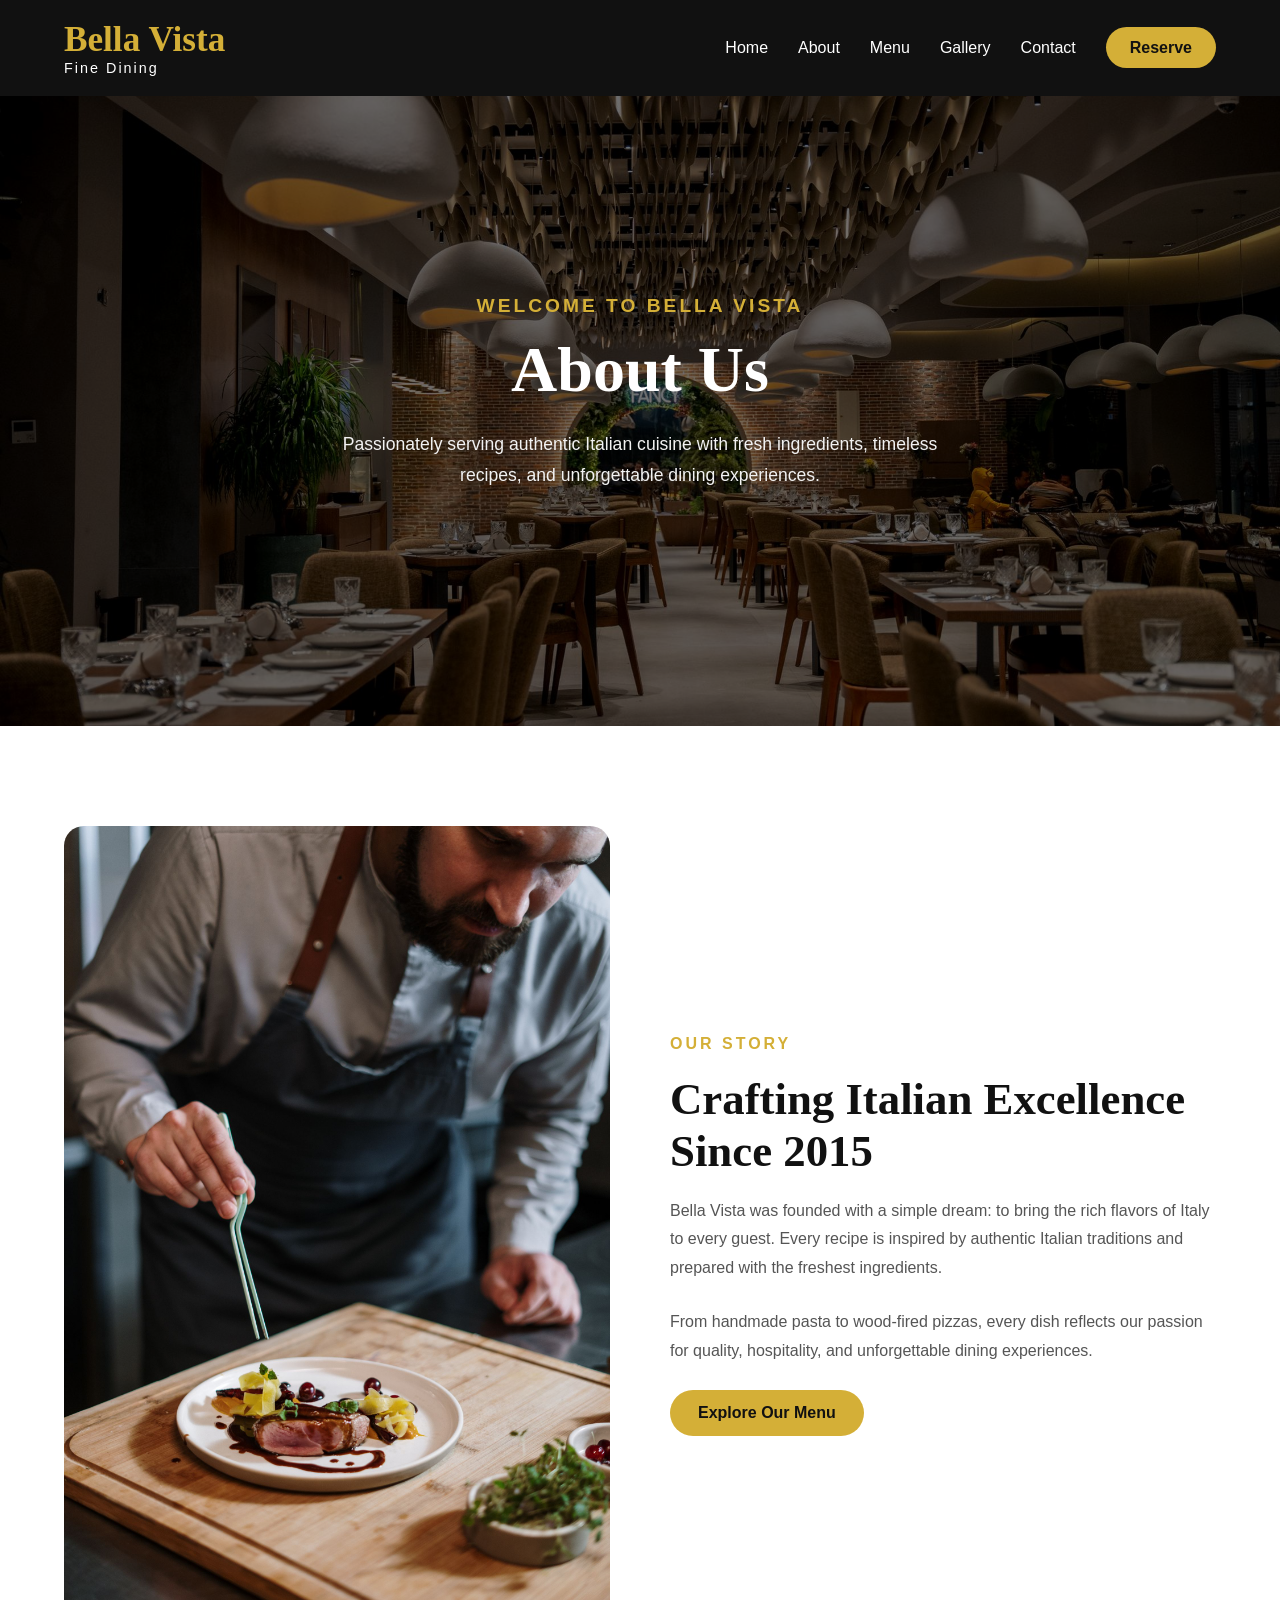
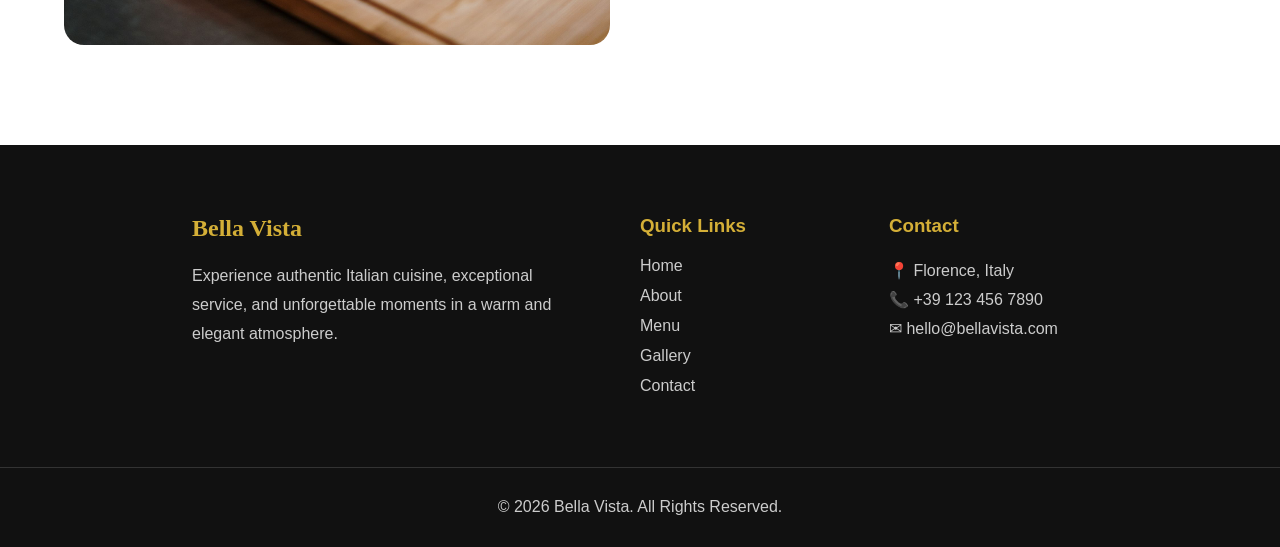
<file: about.html>
<!DOCTYPE html>
<html>
<head>
    <title>Our Menu</title>
   <link rel="stylesheet" href="css/style.css">
 </head>

<body>

<header>

    <div class="container">

        <!-- ===== Logo Start ===== -->
        <div class="logo">
            <h1>Bella Vista</h1>
            <p>Fine Dining</p>
        </div>
        <!-- ===== Logo End ===== -->

        <!-- ===== Navigation Start ===== -->
      <nav>
<ul class="nav-links" id="nav-links">
    <li><a href="index.html">Home</a></li>
    <li><a href="about.html">About</a></li>
    <li><a href="menu.html">Menu</a></li>
    <li><a href="gallery.html">Gallery</a></li>
    <li><a href="contact.html">Contact</a></li>
    <li><a href="index.html#reservation" class="btn-reserve">Reserve</a></li>
</ul>
   
</nav>         
<!-- ===== Navigation End ===== -->

    </div>

</header>
<!-- ==========================================
     ABOUT HERO
========================================== -->

<section class="hero about-hero">

    <div class="hero-content">

        <h3>Welcome to Bella Vista</h3>

        <h1>About Us</h1>

        <p>
            Passionately serving authentic Italian cuisine with fresh ingredients,
            timeless recipes, and unforgettable dining experiences.
        </p>

    </div>

</section>
<!-- ==========================================
     OUR STORY
========================================== -->

<section class="chef-section">

    <div class="container chef-container">

        <div class="chef-image">
            <img src="images/chef.jpg" alt="Chef Preparing Food">
        </div>

        <div class="chef-content">

            <span class="section-subtitle">Our Story</span>

            <h2>Crafting Italian Excellence Since 2015</h2>

            <p>
                Bella Vista was founded with a simple dream: to bring the rich
                flavors of Italy to every guest. Every recipe is inspired by
                authentic Italian traditions and prepared with the freshest
                ingredients.
            </p>

            <p>
                From handmade pasta to wood-fired pizzas, every dish reflects
                our passion for quality, hospitality, and unforgettable dining
                experiences.
            </p>

            <a href="menu.html" class="btn">Explore Our Menu</a>

        </div>

    </div>

</section>
<footer class="footer">

    <div class="container footer-container">

        <div class="footer-about">

            <h2>Bella Vista</h2>

            <p>
                Experience authentic Italian cuisine, exceptional service,
                and unforgettable moments in a warm and elegant atmosphere.
            </p>

        </div>

        <div class="footer-links">

            <h3>Quick Links</h3>
<ul>
    <li><a href="index.html">Home</a></li>
    <li><a href="about.html">About</a></li>
    <li><a href="menu.html">Menu</a></li>
    <li><a href="gallery.html">Gallery</a></li>
    <li><a href="contact.html">Contact</a></li>
</ul>
            
        </div>

        <div class="footer-contact">

            <h3>Contact</h3>

            <p>📍 Florence, Italy</p>
            <p>📞 +39 123 456 7890</p>
            <p>✉ hello@bellavista.com</p>

        </div>

    </div>

    <div class="footer-bottom">
        <p>© 2026 Bella Vista. All Rights Reserved.</p>
    </div>

</footer>



</body>
</html>
</file>
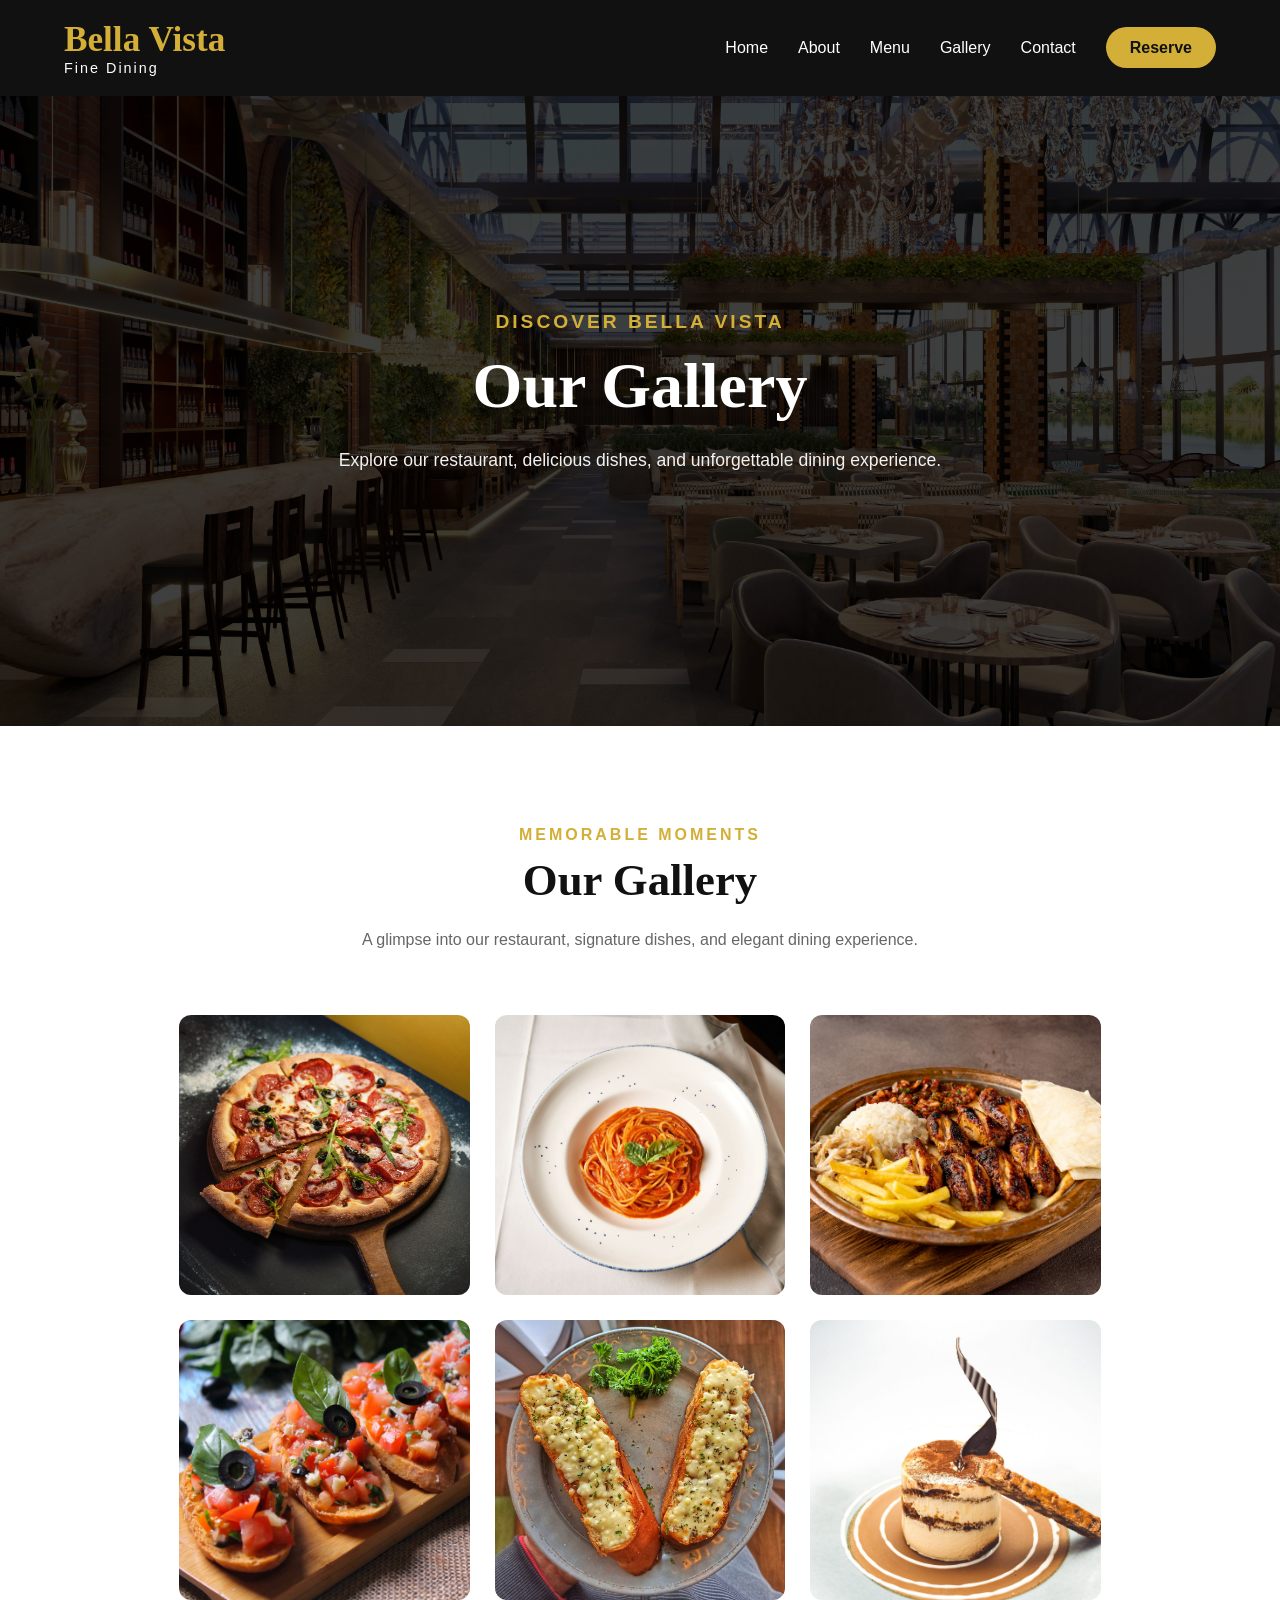
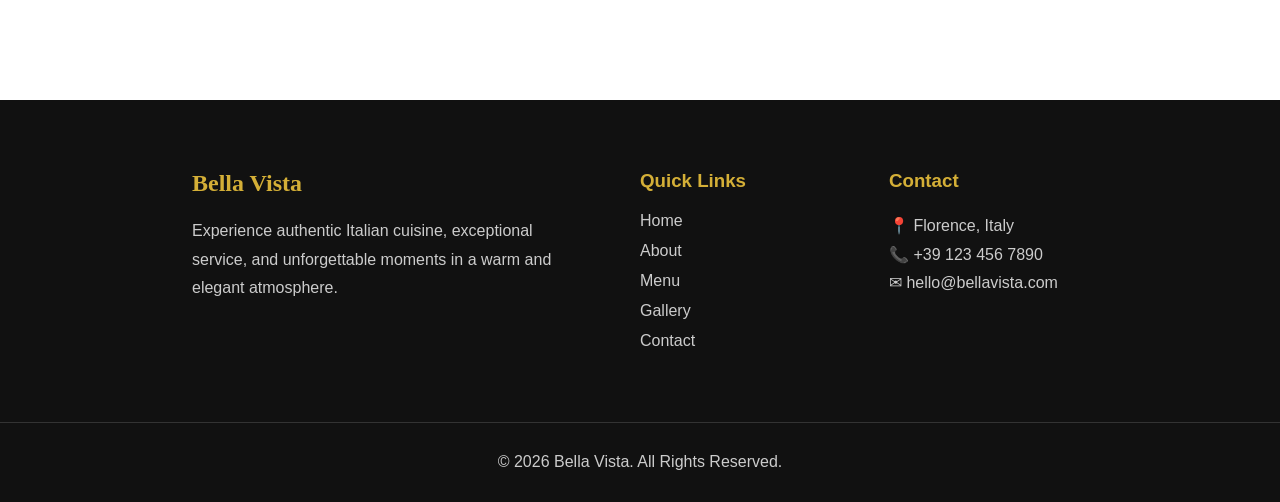
<file: gallery.html>
<!DOCTYPE html>
<html>
<head>
    <title>Our Menu</title>
   <link rel="stylesheet" href="css/style.css">
 </head>

<body>

<header>

    <div class="container">

        <!-- ===== Logo Start ===== -->
        <div class="logo">
            <h1>Bella Vista</h1>
            <p>Fine Dining</p>
        </div>
        <!-- ===== Logo End ===== -->

        <!-- ===== Navigation Start ===== -->
      <nav>
<ul class="nav-links" id="nav-links">
    <li><a href="index.html">Home</a></li>
    <li><a href="about.html">About</a></li>
    <li><a href="menu.html">Menu</a></li>
    <li><a href="gallery.html">Gallery</a></li>
    <li><a href="contact.html">Contact</a></li>
    <li><a href="index.html#reservation" class="btn-reserve">Reserve</a></li>
</ul>
   
</nav>         
<!-- ===== Navigation End ===== -->

    </div>

</header>
<!-- ==========================================
     GALLERY HERO
========================================== -->

 <section class="hero gallery-hero">
   <div class="hero-content">

        <h3>Discover Bella Vista</h3>

        <h1>Our Gallery</h1>

        <p>
            Explore our restaurant, delicious dishes, and unforgettable dining experience.
        </p>

    </div>

</section>
<!-- ==========================================
     GALLERY SECTION
========================================== -->

<section class="gallery-section">

    <div class="container">

        <div class="section-title">
            <h5>Memorable Moments</h5>
            <h2>Our Gallery</h2>
            <p>
                A glimpse into our restaurant, signature dishes, and elegant dining experience.
            </p>
        </div>

        <div class="gallery-grid">

            <div class="gallery-item">
                <img src="images/pizza.jpg" alt="Pizza">
            </div>

            <div class="gallery-item">
                <img src="images/pasta.jpg" alt="Pasta">
            </div>

            <div class="gallery-item">
                <img src="images/grilled-chicken.jpg" alt="Grilled Chicken">
            </div>

            <div class="gallery-item">
                <img src="images/bruschetta.jpg" alt="Bruschetta">
            </div>

            <div class="gallery-item">
                <img src="images/garlic-bread.jpg" alt="Garlic Bread">
            </div>

            <div class="gallery-item">
                <img src="images/tiramisu.jpg" alt="Tiramisu">
            </div>

        </div>

    </div>

</section>
<footer class="footer">

    <div class="container footer-container">

        <div class="footer-about">

            <h2>Bella Vista</h2>

            <p>
                Experience authentic Italian cuisine, exceptional service,
                and unforgettable moments in a warm and elegant atmosphere.
            </p>

        </div>

        <div class="footer-links">

            <h3>Quick Links</h3>
<ul>
    <li><a href="index.html">Home</a></li>
    <li><a href="about.html">About</a></li>
    <li><a href="menu.html">Menu</a></li>
    <li><a href="gallery.html">Gallery</a></li>
    <li><a href="contact.html">Contact</a></li>
</ul>
            
        </div>

        <div class="footer-contact">

            <h3>Contact</h3>

            <p>📍 Florence, Italy</p>
            <p>📞 +39 123 456 7890</p>
            <p>✉ hello@bellavista.com</p>

        </div>

    </div>

    <div class="footer-bottom">
        <p>© 2026 Bella Vista. All Rights Reserved.</p>
    </div>

</footer>



</body>
</html>
</file>
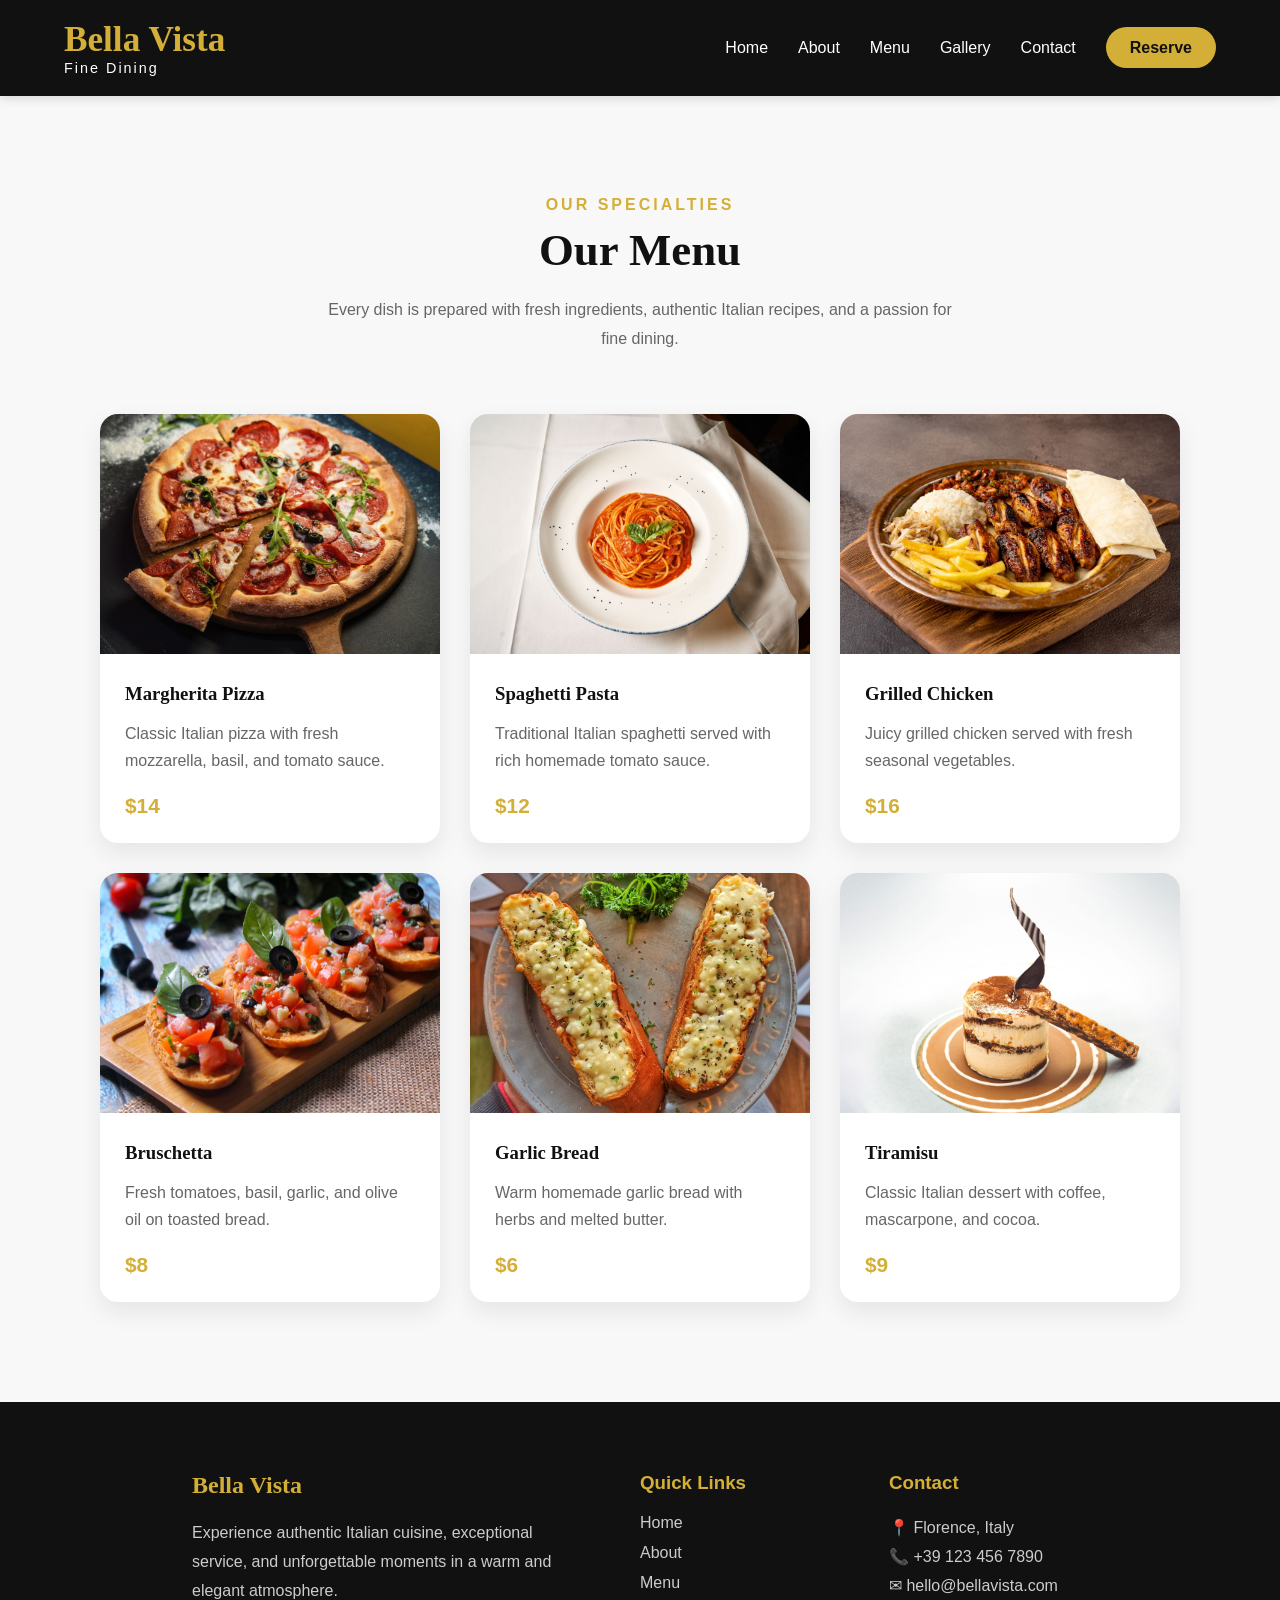
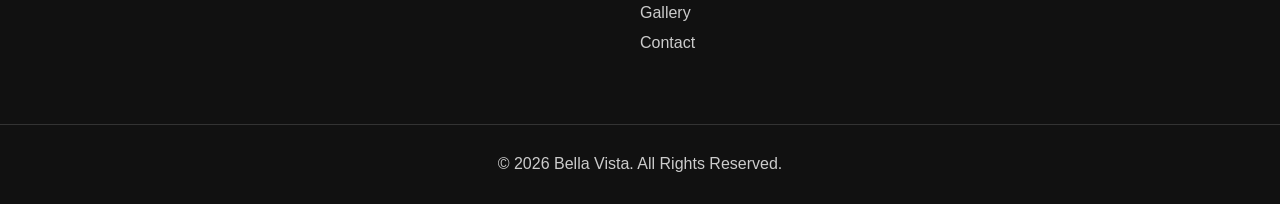
<file: menu.html>
<!DOCTYPE html>
<html>
<head>
    <title>Our Menu</title>
   <link rel="stylesheet" href="css/style.css">
 </head>

<body>

<header>

    <div class="container">

        <!-- ===== Logo Start ===== -->
        <div class="logo">
            <h1>Bella Vista</h1>
            <p>Fine Dining</p>
        </div>
        <!-- ===== Logo End ===== -->

        <!-- ===== Navigation Start ===== -->
     <nav>

    <ul class="nav-links" id="nav-links">
        <li><a href="index.html">Home</a></li>
        <li><a href="about.html">About</a></li>
        <li><a href="menu.html">Menu</a></li>
        <li><a href="gallery.html">Gallery</a></li>
        <li><a href="contact.html">Contact</a></li>
        <li><a href="index.html#reservation" class="btn-reserve">Reserve</a></li>
    </ul>

</nav>
 <!-- ===== Navigation End ===== -->

    </div>

</header>
<!-- ==========================================
     MENU PAGE
========================================== -->

<section class="menu-section">

    <div class="container">

        <div class="section-title">
            <h5>Our Specialties</h5>
            <h2>Our Menu</h2>
            <p>
                Every dish is prepared with fresh ingredients,
                authentic Italian recipes, and a passion for fine dining.
            </p>
        </div>

        <div class="menu-grid">

            <!-- Pizza -->
            <div class="menu-card">
                <img src="images/pizza.jpg" alt="Margherita Pizza">

                <div class="menu-content">
                    <h3>Margherita Pizza</h3>
                    <p>Classic Italian pizza with fresh mozzarella, basil, and tomato sauce.</p>
                    <span class="price">$14</span>
                </div>
            </div>

            <!-- Pasta -->
            <div class="menu-card">
                <img src="images/pasta.jpg" alt="Spaghetti Pasta">

                <div class="menu-content">
                    <h3>Spaghetti Pasta</h3>
                    <p>Traditional Italian spaghetti served with rich homemade tomato sauce.</p>
                    <span class="price">$12</span>
                </div>
            </div>

            <!-- Chicken -->
            <div class="menu-card">
                <img src="images/grilled-chicken.jpg" alt="Grilled Chicken">

                <div class="menu-content">
                    <h3>Grilled Chicken</h3>
                    <p>Juicy grilled chicken served with fresh seasonal vegetables.</p>
                    <span class="price">$16</span>
                </div>
            </div>

            <!-- Bruschetta -->
            <div class="menu-card">
                <img src="images/bruschetta.jpg" alt="Bruschetta">

                <div class="menu-content">
                    <h3>Bruschetta</h3>
                    <p>Fresh tomatoes, basil, garlic, and olive oil on toasted bread.</p>
                    <span class="price">$8</span>
                </div>
            </div>

            <!-- Garlic Bread -->
            <div class="menu-card">
                <img src="images/garlic-bread.jpg" alt="Garlic Bread">

                <div class="menu-content">
                    <h3>Garlic Bread</h3>
                    <p>Warm homemade garlic bread with herbs and melted butter.</p>
                    <span class="price">$6</span>
                </div>
            </div>

            <!-- Tiramisu -->
            <div class="menu-card">
                <img src="images/tiramisu.jpg" alt="Tiramisu">

                <div class="menu-content">
                    <h3>Tiramisu</h3>
                    <p>Classic Italian dessert with coffee, mascarpone, and cocoa.</p>
                    <span class="price">$9</span>
                </div>
            </div>

        </div>

    </div>

</section>
<footer class="footer">

    <div class="container footer-container">

        <div class="footer-about">

            <h2>Bella Vista</h2>

            <p>
                Experience authentic Italian cuisine, exceptional service,
                and unforgettable moments in a warm and elegant atmosphere.
            </p>

        </div>

        <div class="footer-links">

            <h3>Quick Links</h3>

            <ul>
                <li><a href="#">Home</a></li>
                <li><a href="#">About</a></li>
                <li><a href="#">Menu</a></li>
                <li><a href="#">Gallery</a></li>
                <li><a href="#">Contact</a></li>
            </ul>

        </div>

        <div class="footer-contact">

            <h3>Contact</h3>

            <p>📍 Florence, Italy</p>
            <p>📞 +39 123 456 7890</p>
            <p>✉ hello@bellavista.com</p>

        </div>

    </div>

    <div class="footer-bottom">
        <p>© 2026 Bella Vista. All Rights Reserved.</p>
    </div>

</footer>



</body>
</html>
</file>
<file: css/style.css>
/* ==========================================
   BELLA VISTA RESTAURANT WEBSITE
   Main Stylesheet
========================================== */

/* ===== Universal Reset ===== */
* {
    margin: 0;
    padding: 0;
    box-sizing: border-box;
}

/* ===== Body ===== */
body {
    font-family: 'Poppins', sans-serif;
    background-color: #F8F8F8;
    color: #444444;
}

/* ===== Container ===== */
.container {
    width: 90%;
    max-width: 1200px;
    margin: 0 auto;
}

/* ===== Header ===== */
header {
    background-color: #111111;
    padding: 20px 0;
}

/* ===== Header Layout ===== */
header .container {
    display: flex;
    justify-content: space-between;
    align-items: center;
}

/* ===== Logo ===== */
.logo h1 {
    font-family: 'Playfair Display', serif;
    font-size: 2.2rem;
    color: #D4AF37;
}

.logo p {
    color: #ffffff;
    font-size: 0.9rem;
    letter-spacing: 2px;
}
/* ===== Navigation ===== */

nav ul {
    list-style: none;
    display: flex;
    gap: 30px;
}

nav ul li a {
    text-decoration: none;
    color: #ffffff;
    font-size: 1rem;
    font-weight: 500;
    transition: 0.3s;
}

nav ul li a:hover {
    color: #D4AF37;
}
/* ===== Reserve Button ===== */

.btn-reserve {
    background-color: #D4AF37;
    color: #111111;
    padding: 12px 24px;
    border-radius: 50px;
    font-weight: 600;
    transition: 0.3s;
}

.btn-reserve:hover {
    background-color: #ffffff;
    color: #111111;
}
/* ==========================================
   HERO SECTION
========================================== */

.hero {
    background: url("../images/restaurant-hero.jpg") center center/cover no-repeat;
    height: 100vh;
    display: flex;
    align-items: center;
    justify-content: center;
    text-align: center;
    position: relative;
}

/* Dark Overlay */
.hero::before {
    content: "";
    position: absolute;
    inset: 0;
    background: rgba(0, 0, 0, 0.55);
}

/* Hero Content */
.hero-content {
    position: relative;
    z-index: 2;
    max-width: 700px;
    padding: 20px;
}

.hero-content h3 {
    color: #D4AF37;
    font-size: 1.2rem;
    letter-spacing: 3px;
    margin-bottom: 15px;
    text-transform: uppercase;
}

.hero-content h1 {
    color: #ffffff;
    font-family: 'Playfair Display', serif;
    font-size: 4rem;
    line-height: 1.2;
    margin-bottom: 20px;
}

.hero-content p {
    color: #f2f2f2;
    font-size: 1.1rem;
    line-height: 1.8;
    margin-bottom: 35px;
}

/* Hero Buttons */
.hero-buttons {
    display: flex;
    justify-content: center;
    gap: 20px;
}

.btn-primary,
.btn-secondary {
    text-decoration: none;
    padding: 14px 30px;
    border-radius: 50px;
    font-weight: 600;
    transition: 0.3s;
}

.btn-primary {
    background: #D4AF37;
    color: #111111;
}

.btn-primary:hover {
    background: #ffffff;
}

.btn-secondary {
    border: 2px solid #ffffff;
    color: #ffffff;
}

.btn-secondary:hover {
    background: #ffffff;
    color: #111111;
}
/* ==========================================
   CHEF SECTION
========================================== */

.chef-section {
    padding: 100px 0;
    background: #ffffff;
}

.chef-container {
    display: flex;
    align-items: center;
    justify-content: space-between;
    gap: 60px;
}

.chef-image {
    flex: 1;
}

.chef-image img {
    width: 100%;
    border-radius: 20px;
    display: block;
}

.chef-content {
    flex: 1;
}

.section-subtitle {
    color: #D4AF37;
    text-transform: uppercase;
    letter-spacing: 3px;
    font-weight: 600;
}

.chef-content h2 {
    font-family: 'Playfair Display', serif;
    font-size: 2.8rem;
    margin: 20px 0;
    color: #111111;
}

.chef-content p {
    color: #555555;
    line-height: 1.8;
    margin-bottom: 25px;
}

.chef-features {
    list-style: none;
    margin-bottom: 35px;
}

.chef-features li {
    margin-bottom: 12px;
    font-size: 1rem;
    color: #333333;
}

.btn {
    display: inline-block;
    background: #D4AF37;
    color: #111111;
    text-decoration: none;
    padding: 14px 28px;
    border-radius: 50px;
    font-weight: 600;
    transition: 0.3s;
}

.btn:hover {
    background: #111111;
    color: #ffffff;
}
/* ==========================================
   FEATURED MENU SECTION
========================================== */

.menu-section {
    padding: 100px 0;
    background: #f8f8f8;
}

.section-title {
    text-align: center;
    margin-bottom: 60px;
}

.section-title h5 {
    color: #D4AF37;
    text-transform: uppercase;
    letter-spacing: 3px;
    font-size: 1rem;
    margin-bottom: 10px;
}

.section-title h2 {
    font-family: 'Playfair Display', serif;
    font-size: 2.8rem;
    color: #111111;
    margin-bottom: 20px;
}

.section-title p {
    max-width: 650px;
    margin: auto;
    color: #666666;
    line-height: 1.8;
}

.menu-grid {
    display: flex;
    gap: 30px;
    justify-content: center;
    flex-wrap: wrap;
}

.menu-card {
    background: #ffffff;
    border-radius: 18px;
    overflow: hidden;
    width: 340px;
    box-shadow: 0 10px 25px rgba(0,0,0,0.08);
    transition: 0.3s;
}

.menu-card:hover {
    transform: translateY(-8px);
}

.menu-card img {
    width: 100%;
    height: 240px;
    object-fit: cover;
}

.menu-content {
    padding: 25px;
}

.menu-content h3 {
    font-family: 'Playfair Display', serif;
    margin-bottom: 15px;
    color: #111111;
}

.menu-content p {
    color: #666666;
    line-height: 1.7;
    margin-bottom: 20px;
}

.price {
    color: #D4AF37;
    font-size: 1.3rem;
    font-weight: bold;
}
/* ===== Gallery Section ===== */

.gallery-section {
    padding: 100px 10%;
    background: #fff;
}

.gallery-grid {
    display: grid;
    grid-template-columns: repeat(3, 1fr);
    gap: 25px;
    margin-top: 50px;
}

.gallery-item {
    overflow: hidden;
    border-radius: 12px;
}

.gallery-item img {
    width: 100%;
    height: 280px;
    object-fit: cover;
    display: block;
    transition: transform 0.5s ease;
}

.gallery-item:hover img {
    transform: scale(1.08);
}
/* ===== Testimonials Section ===== */

.testimonials-section {
    padding: 100px 10%;
    background: #f8f8f8;
}

.testimonials-grid {
    display: grid;
    grid-template-columns: repeat(3, 1fr);
    gap: 30px;
    margin-top: 50px;
}

.testimonial-card {
    background: #ffffff;
    padding: 35px 30px;
    border-radius: 15px;
    text-align: center;
    box-shadow: 0 10px 30px rgba(0,0,0,0.08);
    transition: all 0.3s ease;
}

.testimonial-card:hover {
    transform: translateY(-10px);
    box-shadow: 0 18px 40px rgba(0,0,0,0.12);
}

.stars {
    color: #d4af37;
    font-size: 22px;
    margin-bottom: 20px;
    letter-spacing: 3px;
}

.testimonial-card p {
    color: #666;
    line-height: 1.8;
    margin-bottom: 25px;
    font-style: italic;
}

.testimonial-card h4 {
    color: #111;
    font-size: 18px;
    font-weight: 600;
}
/* ==========================================
   RESERVATION SECTION
========================================== */

.reservation-section {
    padding: 100px 10%;
    background: #ffffff;
}

.reservation-form {
    max-width: 900px;
    margin: 50px auto 0;
    display: grid;
    grid-template-columns: repeat(2, 1fr);
    gap: 25px;
}

.reservation-form input,
.reservation-form select {
    width: 100%;
    padding: 16px;
    border: 1px solid #ddd;
    border-radius: 10px;
    font-size: 16px;
    outline: none;
    transition: 0.3s ease;
}

.reservation-form input:focus,
.reservation-form select:focus {
    border-color: #D4AF37;
    box-shadow: 0 0 8px rgba(212,175,55,0.3);
}

.reservation-form button {
    grid-column: 1 / -1;
    padding: 16px;
    background: #D4AF37;
    color: #111;
    border: none;
    border-radius: 50px;
    font-size: 17px;
    font-weight: 600;
    cursor: pointer;
    transition: 0.3s ease;
}

.reservation-form button:hover {
    background: #111111;
    color: #ffffff;
}
/* ==========================================
   CONTACT SECTION
========================================== */

.contact-section {
    padding: 100px 10%;
    background: #f8f8f8;
}

.contact-grid {
    display: grid;
    grid-template-columns: repeat(4, 1fr);
    gap: 30px;
    margin-top: 50px;
}

.contact-card {
    background: #ffffff;
    padding: 35px 25px;
    text-align: center;
    border-radius: 15px;
    box-shadow: 0 10px 25px rgba(0,0,0,0.08);
    transition: 0.3s ease;
}

.contact-card:hover {
    transform: translateY(-10px);
    box-shadow: 0 18px 35px rgba(0,0,0,0.12);
}

.contact-card h3 {
    color: #D4AF37;
    margin-bottom: 18px;
    font-size: 22px;
}

.contact-card p {
    color: #666666;
    line-height: 1.8;
}
/* ==========================================
   FOOTER
========================================== */

.footer {
    background: #111111;
    color: #ffffff;
    padding-top: 70px;
}

.footer-container {
    display: grid;
    grid-template-columns: 2fr 1fr 1fr;
    gap: 50px;
    padding: 0 10% 60px;
}

.footer h2 {
    color: #D4AF37;
    margin-bottom: 20px;
    font-family: 'Playfair Display', serif;
}

.footer h3 {
    color: #D4AF37;
    margin-bottom: 20px;
}

.footer p {
    color: #cccccc;
    line-height: 1.8;
}

.footer-links ul {
    list-style: none;
    padding: 0;
}

.footer-links li {
    margin-bottom: 12px;
}

.footer-links a {
    text-decoration: none;
    color: #cccccc;
    transition: 0.3s;
}

.footer-links a:hover {
    color: #D4AF37;
}

.footer-bottom {
    text-align: center;
    border-top: 1px solid #333333;
    padding: 25px 10%;
    color: #999999;
}
/* ==========================================
   RESPONSIVE DESIGN
========================================== */

/* Tablets */
@media (max-width: 992px) {

    .chef-container,
    .footer-container {
        grid-template-columns: 1fr;
        display: grid;
    }

    .menu-grid,
    .gallery-grid,
    .testimonials-grid,
    .contact-grid {
        grid-template-columns: repeat(2, 1fr);
    }

    .reservation-form {
        grid-template-columns: 1fr;
    }
}

/* Mobile Phones */
@media (max-width: 768px) {

    .navbar {
        flex-direction: column;
        gap: 15px;
    }

    .hero h1 {
        font-size: 2.5rem;
    }

    .chef-container {
        display: flex;
        flex-direction: column;
    }

    .menu-grid,
    .gallery-grid,
    .testimonials-grid,
    .contact-grid {
        grid-template-columns: 1fr;
    }

    .footer-container {
        grid-template-columns: 1fr;
        text-align: center;
    }

    .section-title h2 {
        font-size: 2rem;
    }

    .reservation-form {
        grid-template-columns: 1fr;
}

}

/* ==========================================
   STICKY HEADER
   ========================================== */
header {
    position: relative;
    background: #111111;
    box-shadow: 0 2px 10px rgba(0, 0, 0, 0.15);
}
/* Mobile Navigation */
@media (max-width: 768px) {

    header .container {
    flex-direction: column;
    align-items: center;
}
    nav {
    width: 100%;
    position: relative;
    min-height: auto;
}    
    /* Navigation Menu */
   .nav-links {
    display: flex;
    flex-direction: column;
    width: 100%;
    background: transparent;
    margin-top: 20px;
    padding: 0;
    border-radius: 0;
    box-shadow: none;
}
   }
/* ==========================================
   MENU PAGE
   ========================================== */

.menu-page {
    padding: 100px 0;
    background: #faf7f2;
}


.menu-title {
    text-align: center;
    margin-bottom: 70px;
}

.menu-title h1 {
    font-size: 55px;
    font-weight: 700;
    margin-bottom: 15px;
}

.menu-title p {
    font-size: 20px;
}


.menu-category {
    margin-bottom: 60px;
}


.menu-category h2 {
    font-size: 35px;
    margin-bottom: 30px;
    text-align: center;
}


.menu-item {
    background: white;
    padding: 25px;
    margin-bottom: 20px;
    border-radius: 15px;
    display: flex;
    align-items: center;
    justify-content: space-between;
}


.menu-item h3 {
    font-size: 24px;
    margin-bottom: 8px;
}


.menu-item p {
    font-size: 16px;
    max-width: 600px;
}


.menu-item span {
    font-size: 22px;
    font-weight: bold;
}
/* ==========================================
   MENU IMAGE STYLING
   ========================================== */

.menu-item {
    display: flex;
    align-items: center;
    gap: 20px;
    background: #fff;
    padding: 20px;
    border-radius: 15px;
    margin-bottom: 20px;
    transition: 0.3s ease;
}

.menu-item:hover {
    transform: translateY(-5px);
    box-shadow: 0 10px 25px rgba(0, 0, 0, 0.15);
}

.menu-img {
    width: 140px;
    height: 100px;
    object-fit: cover;
    border-radius: 12px;
}

.menu-info {
    flex: 1;
}

.menu-info h3 {
    margin-bottom: 8px;
}

.menu-info p {
    margin: 0;
}

.menu-item span {
    font-size: 22px;
    font-weight: bold;
}
/* ==========================================
   ABOUT HERO
========================================== */

.about-hero {
    background: url("../images/about-banner.jpg") center center/cover no-repeat;
    height: 70vh;
}
/* ==========================================
   ABOUT HERO
========================================== */

.about-hero {
    background: url("../images/about-banner.jpg") center center/cover no-repeat;
    height: 70vh;
}
/* ==========================================
   GALLERY HERO
========================================== */

.hero.gallery-hero {
    background: linear-gradient(
        rgba(0,0,0,0.45),
        rgba(0,0,0,0.45)
    ),
    url("../images/gallery-banner.jpg") center center/cover no-repeat;
    height: 70vh;
    display: flex;
    justify-content: center;
    align-items: center;
    position: relative;
}

.hero.gallery-hero .hero-content {
    position: relative;
    z-index: 2;
    text-align: center;
    color: #ffffff;
}
</file>
